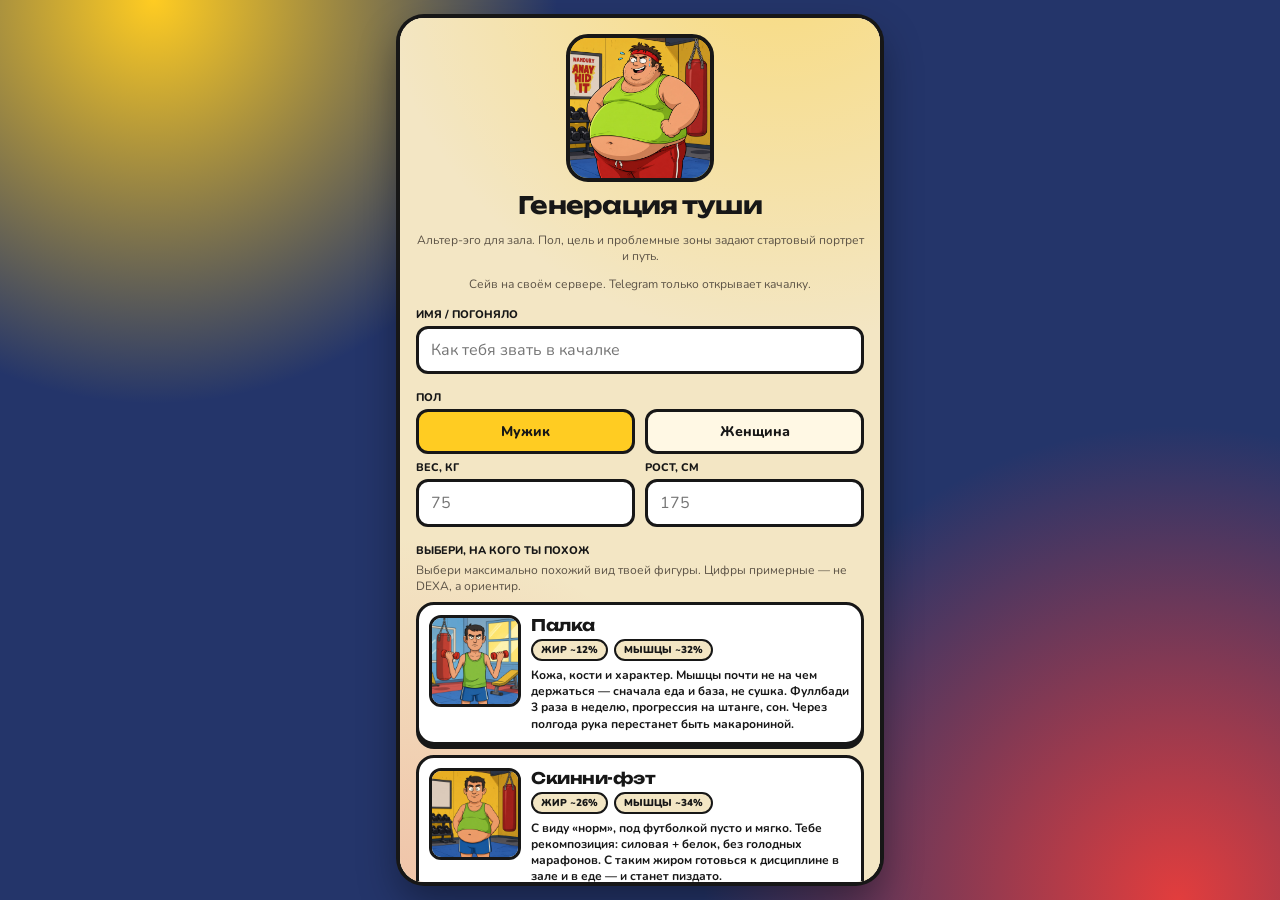
<file: index.html>
<!DOCTYPE html>
<html lang="ru">
<head>
  <meta charset="UTF-8" />
  <script>
  (function () {
    var p = location.pathname || "";
    if (p.length > 1 && p.charAt(p.length - 1) !== "/" && !/\.html$/i.test(p)) {
      location.replace(p + "/" + (location.search || "") + (location.hash || ""));
      return;
    }
    var base = "";
    if (location.protocol !== "file:") {
      if (/github\.io$/i.test(location.hostname)) base = "/gym-rpg/";
      else {
        base = p.replace(/[^/]+\.html$/i, "");
        if (!base || base.charAt(base.length - 1) !== "/") base += "/";
      }
    }
    window.GYM_BASE = base;
    if (base) {
      var el = document.createElement("base");
      el.href = base;
      document.head.appendChild(el);
    }
  })();
  </script>
  <meta name="viewport" content="width=device-width, initial-scale=1, viewport-fit=cover, maximum-scale=1, interactive-widget=overlays-content" />
  <meta http-equiv="Cache-Control" content="no-cache, no-store, must-revalidate" />
  <title>Gym RPG — Качалка</title>
  <meta name="theme-color" content="#ffcc22" />
  <script src="https://telegram.org/js/telegram-web-app.js"></script>
  <link rel="preconnect" href="https://fonts.googleapis.com" />
  <link rel="preconnect" href="https://fonts.gstatic.com" crossorigin />
  <link href="https://fonts.googleapis.com/css2?family=Nunito:wght@600;700;800;900&family=Unbounded:wght@700;800;900&display=swap" rel="stylesheet" />
  <link rel="stylesheet" href="css/style.css?v=50" />
</head>
<body>
<div id="boot-veil" class="boot-veil">Грузим героя…</div>
<div class="app">
  <div id="toast"></div>
  <div class="backdrop" id="backdrop"></div>

  <section id="screen-create" class="screen">
    <div class="create-wrap">
      <div class="create-hero"><img id="create-preview" src="assets/hero/m-start-beer.png" alt="" /></div>
      <h2 class="display" style="text-align:center;margin:0 0 6px">Генерация туши</h2>
      <p class="muted" style="text-align:center;margin-bottom:10px">Альтер-эго для зала. Пол, цель и проблемные зоны задают стартовый портрет и путь.</p>
      <p class="muted" id="cloud-status" style="text-align:center;margin-bottom:14px"></p>
      <label class="lbl">Имя / погоняло</label>
      <input class="field" id="char-name" placeholder="Как тебя звать в качалке" enterkeyhint="done" autocomplete="nickname" />
      <label class="lbl">Пол</label>
      <div class="row2">
        <button type="button" class="sex on" data-sex="m">Мужик</button>
        <button type="button" class="sex" data-sex="f">Женщина</button>
      </div>
      <div class="row2">
        <div class="grow">
          <label class="lbl">Вес, кг</label>
          <input class="field" id="char-weight" type="number" min="30" max="250" inputmode="decimal" enterkeyhint="done" placeholder="75" />
        </div>
        <div class="grow">
          <label class="lbl">Рост, см</label>
          <input class="field" id="char-height" type="number" min="120" max="230" inputmode="numeric" enterkeyhint="done" placeholder="175" />
        </div>
      </div>
      <label class="lbl">Выбери, на кого ты похож</label>
      <p class="muted" style="margin:0 0 8px">Выбери максимально похожий вид твоей фигуры. Цифры примерные — не DEXA, а ориентир.</p>
      <div class="body-carousel" id="body-carousel"></div>
      <label class="lbl">Тренировочный стаж</label>
      <div class="exp-chips" id="exp-chips"></div>
      <p class="exp-note" id="exp-note"></p>
      <label class="lbl">Цель</label>
      <select class="field" id="char-goal">
        <option value="gain">Стать машиной (набор)</option>
        <option value="lose">Просушиться (рельеф)</option>
        <option value="fit">Перестать задыхаться (тонус)</option>
      </select>
      <label class="lbl">Проблемные зоны (можно несколько)</label>
      <div class="zones">
        <button type="button" class="zone" data-zone="beer">Пивной живот</button>
        <button type="button" class="zone" data-zone="puzo">Пузико</button>
        <button type="button" class="zone" data-zone="butt">Обвисшая задница</button>
        <button type="button" class="zone" data-zone="arms">Руки-макаронины</button>
        <button type="button" class="zone" data-zone="legs">Куриные ножки</button>
        <button type="button" class="zone" data-zone="slouch">Сутулая псина</button>
        <button type="button" class="zone" data-zone="chest">Впалая грудь</button>
        <button type="button" class="zone" data-zone="neck">Третий подбородок</button>
      </div>
      <button class="btn" id="btn-create">Создать героя</button>
    </div>
  </section>

  <section id="screen-summary" class="screen">
    <div class="create-wrap" id="summary-wrap"></div>
  </section>

  <section id="screen-hero" class="screen">
    <div class="create-wrap" id="hero-screen-wrap"></div>
  </section>

  <section id="screen-app" class="screen">
    <header class="topbar" id="topbar" role="button" tabindex="0" aria-label="Открыть героя">
      <img class="hero-mini" id="top-hero" alt="Герой" />
      <div class="who">
        <b id="top-name">Герой</b>
        <span id="top-title">Ур. 1</span>
        <div class="xp-mini"><i id="top-xp"></i></div>
      </div>
    </header>
    <main>
      <div id="view-map" class="view on">
        <div class="map-scroll" id="world-scroll">
          <div class="world" id="world"></div>
        </div>
        <div class="map-cta">
          <button class="btn pink" id="btn-raid">В бой с текущим боссом</button>
        </div>
      </div>

      <div id="view-plans" class="view">
        <div class="pad">
          <h2 class="display" style="margin:0 0 4px;font-size:20px">Планы</h2>
          <p class="muted" style="margin:0 0 10px">Собери планы заранее. Перед боем выберешь план и день в шторке.</p>
          <div id="plans-list"></div>
          <div class="card compact">
            <h3>Новый план</h3>
            <input class="field" id="plan-name" placeholder="Название плана" enterkeyhint="done" />
            <textarea class="field" id="plan-desc" placeholder="Зачем этот план (необязательно)"></textarea>
            <button class="btn" id="btn-add-plan">Создать план</button>
            <button class="btn ghost" id="btn-template">Вставить шаблон «База»</button>
          </div>
          <div class="card compact" id="program-packs"></div>
        </div>
      </div>

      <div id="view-path" class="view">
        <div class="pad">
          <div class="seg" id="path-tabs">
            <button type="button" data-ptab="xp" class="on">Прокачка</button>
            <button type="button" data-ptab="kills">Трофеи</button>
          </div>
          <div id="path-root"></div>
        </div>
      </div>

      <div id="view-cal" class="view">
        <div class="pad">
          <div class="cal-head">
            <button class="btn tiny ghost" id="cal-prev">←</button>
            <h2 class="display" id="cal-label" style="margin:0;font-size:16px"></h2>
            <button class="btn tiny ghost" id="cal-next">→</button>
          </div>
          <div class="cal-grid" id="cal-grid"></div>
          <div id="cal-day-log" style="margin-top:12px"></div>
        </div>
      </div>

      <div id="view-log" class="view">
        <div class="pad">
          <h2 class="display" style="margin:0 0 8px;font-size:20px">Летопись</h2>
          <div id="history-list"></div>
        </div>
      </div>
    </main>
    <nav class="bottom-nav">
      <button type="button" data-view="map" class="on" aria-label="Карта">
        <svg viewBox="0 0 24 24" aria-hidden="true"><path d="M4 19c3-6 4-3 8-9 3 4 4 1 8 7" fill="none" stroke="currentColor" stroke-width="2.4" stroke-linecap="round"/><circle cx="7" cy="8" r="2.2" fill="currentColor"/><circle cx="17" cy="16" r="2.2" fill="currentColor"/></svg>
        <span>Карта</span>
      </button>
      <button type="button" data-view="plans" aria-label="Планы">
        <svg viewBox="0 0 24 24" aria-hidden="true"><rect x="5" y="3" width="14" height="18" rx="2.5" fill="none" stroke="currentColor" stroke-width="2.2"/><path d="M8 8h8M8 12h8M8 16h5" fill="none" stroke="currentColor" stroke-width="2.2" stroke-linecap="round"/></svg>
        <span>Планы</span>
      </button>
      <button type="button" data-view="path" aria-label="Путь">
        <svg viewBox="0 0 24 24" aria-hidden="true"><path d="M12 3l2.1 4.4 4.9.6-3.6 3.4.9 4.8L12 14.2 7.7 16.8l.9-4.8L5 8l4.9-.6z" fill="currentColor"/></svg>
        <span>Путь</span>
      </button>
      <button type="button" data-view="cal" aria-label="Календарь">
        <svg viewBox="0 0 24 24" aria-hidden="true"><rect x="4" y="5" width="16" height="15" rx="2.5" fill="none" stroke="currentColor" stroke-width="2.2"/><path d="M8 3v4M16 3v4M4 10h16" fill="none" stroke="currentColor" stroke-width="2.2" stroke-linecap="round"/></svg>
        <span>Календарь</span>
      </button>
      <button type="button" data-view="log" aria-label="Журнал">
        <svg viewBox="0 0 24 24" aria-hidden="true"><path d="M6 4h10a3 3 0 013 3v13H8a2 2 0 01-2-2V4z" fill="none" stroke="currentColor" stroke-width="2.2"/><path d="M9 9h7M9 13h7M9 17h4" fill="none" stroke="currentColor" stroke-width="2.2" stroke-linecap="round"/></svg>
        <span>Журнал</span>
      </button>
    </nav>
  </section>

  <section id="screen-battle" class="screen">
    <div class="arena" id="fpv">
      <div class="arena-hud">
        <div class="hp stamina"><i id="stamina-fill"></i><b id="stamina-text">100</b></div>
        <span class="deload-pill" id="deload-flag" hidden>Разгрузка</span>
        <button class="btn tiny ghost finish-raid" id="btn-finish" type="button">Завершить</button>
      </div>
      <div class="boss-stage" id="boss-hitbox">
        <img id="battle-boss" class="boss-fpv" alt="Босс" />
        <div class="blood-layer" id="blood-layer"></div>
        <div class="boss-inscribe" id="battle-boss-name"><span>Босс</span></div>
      </div>
      <div class="hp boss-hp"><i id="hp-fill"></i><b id="hp-text">0 / 0</b></div>
    </div>
    <div class="battle-dock">
      <p class="muted battle-meta" id="battle-day-meta"></p>
      <div class="deck-head">
        <button class="btn tiny ghost" id="deck-prev" type="button">‹</button>
        <div class="deck-dots" id="deck-dots"></div>
        <button class="btn tiny ghost" id="deck-next" type="button">›</button>
      </div>
      <div class="ex-deck" id="deck"></div>
      <div class="hit-bar">
        <button class="btn pink" id="btn-hit" type="button">Нанести урон</button>
      </div>
    </div>
  </section>

  <div class="sheet" id="sheet-finish">
    <div class="grab"></div>
    <h2 class="display" style="margin:0 0 8px;font-size:20px">Завершить рейд?</h2>
    <p>Вы уверены что нужно завершить рейд? Босс ещё может получить.</p>
    <button class="btn pink" id="btn-finish-yes">Уверен, ему хватит</button>
    <button class="btn ghost" id="btn-finish-no">Ещё добью</button>
  </div>

  <div class="modal" id="modal-results" style="max-height:86vh;overflow:auto">
    <h2 class="display" style="margin-top:0">Результаты рейда</h2>
    <div id="results-body"></div>
    <button class="btn lime" id="btn-results-ok">На карту</button>
  </div>

  <div class="sheet" id="sheet">
    <div class="grab"></div>
    <h2 class="display" style="margin:0 0 8px;font-size:20px">Стиль боя</h2>
    <p class="muted" id="sheet-boss"></p>
    <label class="lbl">План</label>
    <div id="sheet-plans"></div>
    <label class="lbl">День</label>
    <div id="sheet-days"></div>
    <label class="check"><input type="checkbox" id="sheet-deload" /> Разгрузочная тренировка (штраф за тот же вес выключен)</label>
    <button class="btn pink" id="btn-start-battle">Ворваться</button>
    <button class="btn ghost" id="btn-sheet-close">Струсить</button>
  </div>

  <div class="modal" id="modal-reward">
    <h2 class="display" id="reward-title" style="margin-top:0">Босс пал</h2>
    <p id="reward-body"></p>
    <button class="btn lime" id="btn-reward-ok">Отлично</button>
  </div>

  <div class="modal" id="modal-event">
    <h2 class="display" id="event-title" style="margin-top:0">Событие</h2>
    <p id="event-text"></p>
    <button class="btn" id="btn-event-ok">Принял</button>
  </div>

  <div class="modal" id="modal-day" style="max-height:86vh;overflow:auto">
    <h2 class="display" id="day-modal-title" style="margin-top:0">День</h2>
    <label class="lbl">Название дня</label>
    <input class="field" id="day-name" placeholder="Например: Жимный" enterkeyhint="done" />
    <label class="lbl">Описание дня</label>
    <textarea class="field" id="day-desc" placeholder="Зачем этот день"></textarea>
    <h3 class="day-sec">Упражнения</h3>
    <div id="day-ex-list"></div>
    <button class="btn ghost" id="btn-add-ex">+ Упражнение</button>
    <div class="flex" style="margin-top:10px">
      <button class="btn ghost" id="btn-day-cancel">Отмена</button>
      <button class="btn" id="btn-day-save">Сохранить</button>
    </div>
  </div>

  <div class="modal" id="modal-nudge">
    <h2 class="display" style="margin-top:0">Время качаться, соберись</h2>
    <blockquote class="quote" id="nudge-quote"></blockquote>
    <p class="quote-src" id="nudge-source"></p>
    <button class="btn lime" id="btn-nudge-ok">Я помню</button>
    <button class="btn ghost" id="btn-nudge-weak">Я слабый гой</button>
  </div>
</div>

<div id="kb-layer" class="kb-layer" aria-hidden="true">
  <div class="kb-sheet" id="kb-sheet">
    <div class="kb-sheet-head" id="kb-sheet-head"></div>
    <div class="kb-sheet-body" id="kb-sheet-body">
      <div id="kb-proxy"></div>
      <div id="kb-hit" hidden>
        <div class="row2">
          <input class="field" id="hit-w" type="text" inputmode="text" enterkeyhint="next" placeholder="Вес, кг · 20+20" />
          <input class="field" id="hit-r" type="text" inputmode="text" enterkeyhint="go" placeholder="Повторы · 8+2" />
        </div>
        <label class="check" id="hit-bw-wrap" hidden>
          <input type="checkbox" id="hit-bw" /> Со своим весом
        </label>
        <button class="btn pink" id="btn-hit-go" type="button">Нанести урон</button>
      </div>
    </div>
  </div>
  <button type="button" class="kb-veil" id="kb-veil" tabindex="-1" aria-label="Закрыть клавиатуру"></button>
</div>

<script src="js/data.js?v=50"></script>
<script src="js/tg.js?v=50"></script>
<script src="js/net.js?v=50"></script>
<script src="js/app.js?v=50"></script>
</body>
</html>
</file>
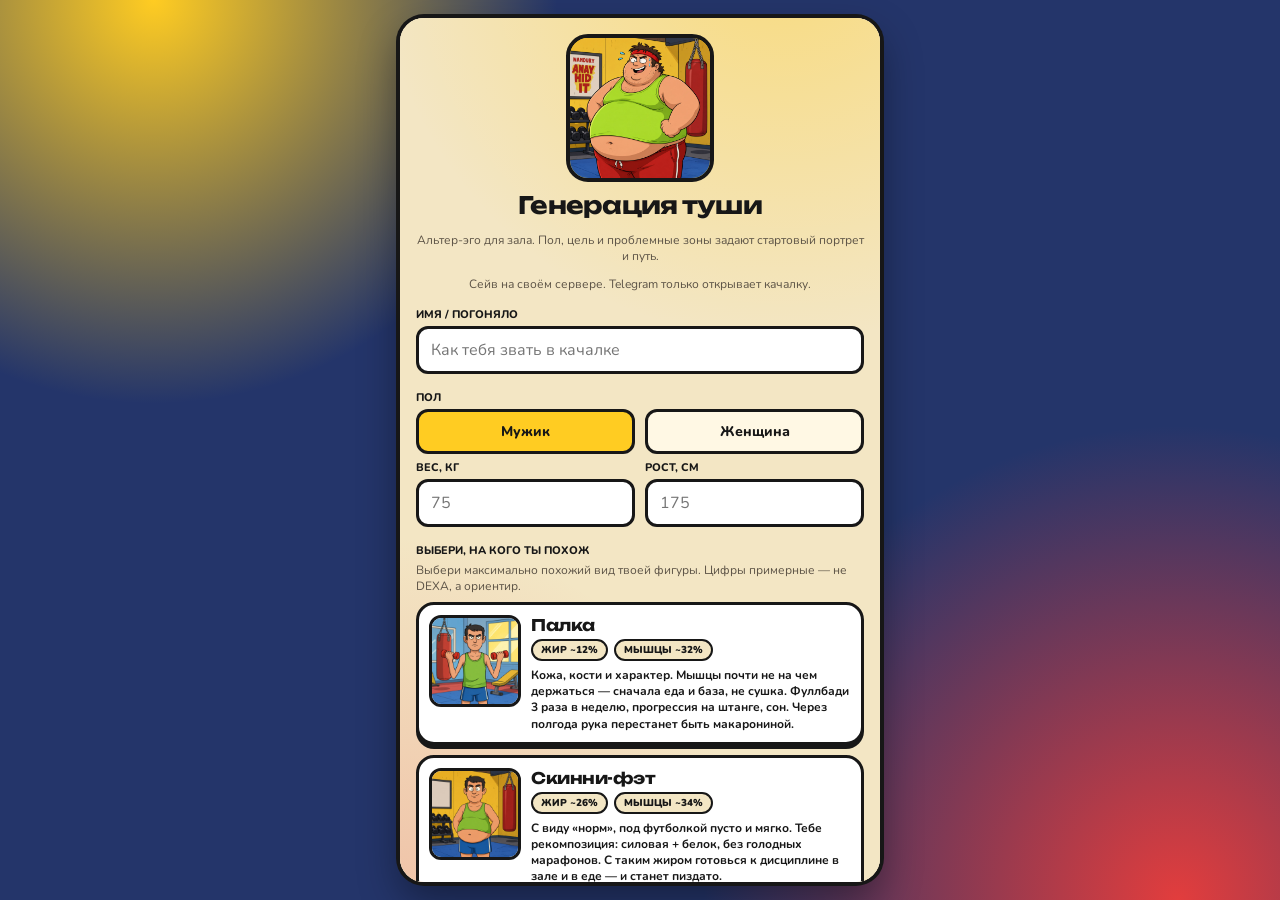
<file: p43.html>
<!DOCTYPE html>
<html lang="ru">
<head>
  <meta charset="UTF-8" />
  <script>
  (function () {
    var p = location.pathname || "";
    if (p.length > 1 && p.charAt(p.length - 1) !== "/" && !/\.html$/i.test(p)) {
      location.replace(p + "/" + (location.search || "") + (location.hash || ""));
      return;
    }
    var base = "";
    if (location.protocol !== "file:") {
      if (/github\.io$/i.test(location.hostname)) base = "/gym-rpg/";
      else {
        base = p.replace(/[^/]+\.html$/i, "");
        if (!base || base.charAt(base.length - 1) !== "/") base += "/";
      }
    }
    window.GYM_BASE = base;
    if (base) {
      var el = document.createElement("base");
      el.href = base;
      document.head.appendChild(el);
    }
  })();
  </script>
  <meta name="viewport" content="width=device-width, initial-scale=1, viewport-fit=cover, maximum-scale=1, interactive-widget=overlays-content" />
  <meta http-equiv="Cache-Control" content="no-cache, no-store, must-revalidate" />
  <title>Gym RPG — Качалка</title>
  <meta name="theme-color" content="#ffcc22" />
  <script src="https://telegram.org/js/telegram-web-app.js"></script>
  <link rel="preconnect" href="https://fonts.googleapis.com" />
  <link rel="preconnect" href="https://fonts.gstatic.com" crossorigin />
  <link href="https://fonts.googleapis.com/css2?family=Nunito:wght@600;700;800;900&family=Unbounded:wght@700;800;900&display=swap" rel="stylesheet" />
  <link rel="stylesheet" href="css/style.css?v=40" />
</head>
<body>
<div id="boot-veil" class="boot-veil">Грузим героя…</div>
<div class="app">
  <div id="toast"></div>
  <div class="backdrop" id="backdrop"></div>

  <section id="screen-create" class="screen">
    <div class="create-wrap">
      <div class="create-hero"><img id="create-preview" src="assets/hero/m-start-beer.png" alt="" /></div>
      <h2 class="display" style="text-align:center;margin:0 0 6px">Генерация туши</h2>
      <p class="muted" style="text-align:center;margin-bottom:10px">Альтер-эго для зала. Пол, цель и проблемные зоны задают стартовый портрет и путь.</p>
      <p class="muted" id="cloud-status" style="text-align:center;margin-bottom:14px"></p>
      <label class="lbl">Имя / погоняло</label>
      <input class="field" id="char-name" placeholder="Как тебя звать в качалке" enterkeyhint="done" autocomplete="nickname" />
      <label class="lbl">Пол</label>
      <div class="row2">
        <button type="button" class="sex on" data-sex="m">Мужик</button>
        <button type="button" class="sex" data-sex="f">Женщина</button>
      </div>
      <div class="row2">
        <div class="grow">
          <label class="lbl">Вес, кг</label>
          <input class="field" id="char-weight" type="number" min="30" max="250" inputmode="decimal" enterkeyhint="done" placeholder="75" />
        </div>
        <div class="grow">
          <label class="lbl">Рост, см</label>
          <input class="field" id="char-height" type="number" min="120" max="230" inputmode="numeric" enterkeyhint="done" placeholder="175" />
        </div>
      </div>
      <label class="lbl">Выбери, на кого ты похож</label>
      <p class="muted" style="margin:0 0 8px">Выбери максимально похожий вид твоей фигуры. Цифры примерные — не DEXA, а ориентир.</p>
      <div class="body-carousel" id="body-carousel"></div>
      <label class="lbl">Тренировочный стаж</label>
      <div class="exp-chips" id="exp-chips"></div>
      <p class="exp-note" id="exp-note"></p>
      <label class="lbl">Цель</label>
      <select class="field" id="char-goal">
        <option value="gain">Стать машиной (набор)</option>
        <option value="lose">Просушиться (рельеф)</option>
        <option value="fit">Перестать задыхаться (тонус)</option>
      </select>
      <label class="lbl">Проблемные зоны (можно несколько)</label>
      <div class="zones">
        <button type="button" class="zone" data-zone="beer">Пивной живот</button>
        <button type="button" class="zone" data-zone="puzo">Пузико</button>
        <button type="button" class="zone" data-zone="butt">Обвисшая задница</button>
        <button type="button" class="zone" data-zone="arms">Руки-макаронины</button>
        <button type="button" class="zone" data-zone="legs">Куриные ножки</button>
        <button type="button" class="zone" data-zone="slouch">Сутулая псина</button>
        <button type="button" class="zone" data-zone="chest">Впалая грудь</button>
        <button type="button" class="zone" data-zone="neck">Третий подбородок</button>
      </div>
      <button class="btn" id="btn-create">Создать героя</button>
    </div>
  </section>

  <section id="screen-summary" class="screen">
    <div class="create-wrap" id="summary-wrap"></div>
  </section>

  <section id="screen-hero" class="screen">
    <div class="create-wrap" id="hero-screen-wrap"></div>
  </section>

  <section id="screen-app" class="screen">
    <header class="topbar" id="topbar" role="button" tabindex="0" aria-label="Открыть героя">
      <img class="hero-mini" id="top-hero" alt="Герой" />
      <div class="who">
        <b id="top-name">Герой</b>
        <span id="top-title">Ур. 1</span>
        <div class="xp-mini"><i id="top-xp"></i></div>
      </div>
    </header>
    <main>
      <div id="view-map" class="view on">
        <div class="map-scroll" id="world-scroll">
          <div class="world" id="world"></div>
        </div>
        <div class="map-cta">
          <button class="btn pink" id="btn-raid">В бой с текущим боссом</button>
        </div>
      </div>

      <div id="view-plans" class="view">
        <div class="pad">
          <h2 class="display" style="margin:0 0 4px;font-size:20px">Планы</h2>
          <p class="muted" style="margin:0 0 10px">Собери планы заранее. Перед боем выберешь план и день в шторке.</p>
          <div id="plans-list"></div>
          <div class="card compact">
            <h3>Новый план</h3>
            <input class="field" id="plan-name" placeholder="Название плана" enterkeyhint="done" />
            <textarea class="field" id="plan-desc" placeholder="Зачем этот план (необязательно)"></textarea>
            <button class="btn" id="btn-add-plan">Создать план</button>
            <button class="btn ghost" id="btn-template">Вставить шаблон «База»</button>
          </div>
          <div class="card compact" id="program-packs"></div>
        </div>
      </div>

      <div id="view-path" class="view">
        <div class="pad">
          <div class="seg" id="path-tabs">
            <button type="button" data-ptab="xp" class="on">Прокачка</button>
            <button type="button" data-ptab="kills">Трофеи</button>
          </div>
          <div id="path-root"></div>
        </div>
      </div>

      <div id="view-cal" class="view">
        <div class="pad">
          <div class="cal-head">
            <button class="btn tiny ghost" id="cal-prev">←</button>
            <h2 class="display" id="cal-label" style="margin:0;font-size:16px"></h2>
            <button class="btn tiny ghost" id="cal-next">→</button>
          </div>
          <div class="cal-grid" id="cal-grid"></div>
          <div id="cal-day-log" style="margin-top:12px"></div>
        </div>
      </div>

      <div id="view-log" class="view">
        <div class="pad">
          <h2 class="display" style="margin:0 0 8px;font-size:20px">Летопись</h2>
          <div id="history-list"></div>
        </div>
      </div>
    </main>
    <nav class="bottom-nav">
      <button type="button" data-view="map" class="on" aria-label="Карта">
        <svg viewBox="0 0 24 24" aria-hidden="true"><path d="M4 19c3-6 4-3 8-9 3 4 4 1 8 7" fill="none" stroke="currentColor" stroke-width="2.4" stroke-linecap="round"/><circle cx="7" cy="8" r="2.2" fill="currentColor"/><circle cx="17" cy="16" r="2.2" fill="currentColor"/></svg>
        <span>Карта</span>
      </button>
      <button type="button" data-view="plans" aria-label="Планы">
        <svg viewBox="0 0 24 24" aria-hidden="true"><rect x="5" y="3" width="14" height="18" rx="2.5" fill="none" stroke="currentColor" stroke-width="2.2"/><path d="M8 8h8M8 12h8M8 16h5" fill="none" stroke="currentColor" stroke-width="2.2" stroke-linecap="round"/></svg>
        <span>Планы</span>
      </button>
      <button type="button" data-view="path" aria-label="Путь">
        <svg viewBox="0 0 24 24" aria-hidden="true"><path d="M12 3l2.1 4.4 4.9.6-3.6 3.4.9 4.8L12 14.2 7.7 16.8l.9-4.8L5 8l4.9-.6z" fill="currentColor"/></svg>
        <span>Путь</span>
      </button>
      <button type="button" data-view="cal" aria-label="Календарь">
        <svg viewBox="0 0 24 24" aria-hidden="true"><rect x="4" y="5" width="16" height="15" rx="2.5" fill="none" stroke="currentColor" stroke-width="2.2"/><path d="M8 3v4M16 3v4M4 10h16" fill="none" stroke="currentColor" stroke-width="2.2" stroke-linecap="round"/></svg>
        <span>Календарь</span>
      </button>
      <button type="button" data-view="log" aria-label="Журнал">
        <svg viewBox="0 0 24 24" aria-hidden="true"><path d="M6 4h10a3 3 0 013 3v13H8a2 2 0 01-2-2V4z" fill="none" stroke="currentColor" stroke-width="2.2"/><path d="M9 9h7M9 13h7M9 17h4" fill="none" stroke="currentColor" stroke-width="2.2" stroke-linecap="round"/></svg>
        <span>Журнал</span>
      </button>
    </nav>
  </section>

  <section id="screen-battle" class="screen">
    <div class="arena" id="fpv">
      <div class="arena-hud">
        <div class="hp stamina"><i id="stamina-fill"></i><b id="stamina-text">100</b></div>
        <span class="deload-pill" id="deload-flag" hidden>Разгрузка</span>
        <button class="btn tiny ghost finish-raid" id="btn-finish" type="button">Завершить</button>
      </div>
      <div class="boss-stage" id="boss-hitbox">
        <img id="battle-boss" class="boss-fpv" alt="Босс" />
        <div class="blood-layer" id="blood-layer"></div>
        <div class="boss-inscribe" id="battle-boss-name"><span>Босс</span></div>
      </div>
      <div class="hp boss-hp"><i id="hp-fill"></i><b id="hp-text">0 / 0</b></div>
    </div>
    <div class="battle-dock">
      <p class="muted battle-meta" id="battle-day-meta"></p>
      <div class="deck-head">
        <button class="btn tiny ghost" id="deck-prev" type="button">‹</button>
        <div class="deck-dots" id="deck-dots"></div>
        <button class="btn tiny ghost" id="deck-next" type="button">›</button>
      </div>
      <div class="ex-deck" id="deck"></div>
      <div class="hit-bar">
        <button class="btn pink" id="btn-hit" type="button">Нанести урон</button>
      </div>
    </div>
  </section>

  <div class="sheet" id="sheet-finish">
    <div class="grab"></div>
    <h2 class="display" style="margin:0 0 8px;font-size:20px">Завершить рейд?</h2>
    <p>Вы уверены что нужно завершить рейд? Босс ещё может получить.</p>
    <button class="btn pink" id="btn-finish-yes">Уверен, ему хватит</button>
    <button class="btn ghost" id="btn-finish-no">Ещё добью</button>
  </div>

  <div class="modal" id="modal-results" style="max-height:86vh;overflow:auto">
    <h2 class="display" style="margin-top:0">Результаты рейда</h2>
    <div id="results-body"></div>
    <button class="btn lime" id="btn-results-ok">На карту</button>
  </div>

  <div class="sheet" id="sheet">
    <div class="grab"></div>
    <h2 class="display" style="margin:0 0 8px;font-size:20px">Стиль боя</h2>
    <p class="muted" id="sheet-boss"></p>
    <label class="lbl">План</label>
    <div id="sheet-plans"></div>
    <label class="lbl">День</label>
    <div id="sheet-days"></div>
    <label class="check"><input type="checkbox" id="sheet-deload" /> Разгрузочная тренировка (штраф за тот же вес выключен)</label>
    <button class="btn pink" id="btn-start-battle">Ворваться</button>
    <button class="btn ghost" id="btn-sheet-close">Струсить</button>
  </div>

  <div class="modal" id="modal-reward">
    <h2 class="display" id="reward-title" style="margin-top:0">Босс пал</h2>
    <p id="reward-body"></p>
    <button class="btn lime" id="btn-reward-ok">Отлично</button>
  </div>

  <div class="modal" id="modal-event">
    <h2 class="display" id="event-title" style="margin-top:0">Событие</h2>
    <p id="event-text"></p>
    <button class="btn" id="btn-event-ok">Принял</button>
  </div>

  <div class="modal" id="modal-day" style="max-height:86vh;overflow:auto">
    <h2 class="display" id="day-modal-title" style="margin-top:0">День</h2>
    <label class="lbl">Название дня</label>
    <input class="field" id="day-name" placeholder="Например: Жимный" enterkeyhint="done" />
    <label class="lbl">Описание дня</label>
    <textarea class="field" id="day-desc" placeholder="Зачем этот день"></textarea>
    <h3 class="day-sec">Упражнения</h3>
    <div id="day-ex-list"></div>
    <button class="btn ghost" id="btn-add-ex">+ Упражнение</button>
    <div class="flex" style="margin-top:10px">
      <button class="btn ghost" id="btn-day-cancel">Отмена</button>
      <button class="btn" id="btn-day-save">Сохранить</button>
    </div>
  </div>

  <div class="modal" id="modal-nudge">
    <h2 class="display" style="margin-top:0">Время качаться, соберись</h2>
    <blockquote class="quote" id="nudge-quote"></blockquote>
    <p class="quote-src" id="nudge-source"></p>
    <button class="btn lime" id="btn-nudge-ok">Я помню</button>
    <button class="btn ghost" id="btn-nudge-weak">Я слабый гой</button>
  </div>
</div>

<div id="kb-layer" class="kb-layer" aria-hidden="true">
  <div class="kb-sheet" id="kb-sheet">
    <div class="kb-sheet-head" id="kb-sheet-head"></div>
    <div class="kb-sheet-body" id="kb-sheet-body">
      <div id="kb-proxy"></div>
      <div id="kb-hit" hidden>
        <div class="row2">
          <input class="field" id="hit-w" type="text" inputmode="text" enterkeyhint="next" placeholder="Вес, кг · 20+20" />
          <input class="field" id="hit-r" type="text" inputmode="text" enterkeyhint="go" placeholder="Повторы · 8+2" />
        </div>
        <label class="check" id="hit-bw-wrap" hidden>
          <input type="checkbox" id="hit-bw" /> Со своим весом
        </label>
        <button class="btn pink" id="btn-hit-go" type="button">Нанести урон</button>
      </div>
    </div>
  </div>
  <button type="button" class="kb-veil" id="kb-veil" tabindex="-1" aria-label="Закрыть клавиатуру"></button>
</div>

<script src="js/data.js?v=43"></script>
<script src="js/tg.js?v=43"></script>
<script src="js/purge.js?v=43"></script>
<script src="js/net.js?v=43"></script>
<script src="js/app.js?v=43"></script>
</body>
</html>
</file>
<file: css/style.css>
:root {
  --ink: #171717;
  --ink-soft: #5c5346;
  --paper: #f3e6c4;
  --paper-2: #fff8e4;
  --gold: #ffcc22;
  --gold-2: #ff9900;
  --crimson: #e23d3d;
  --cyan: #3d8fff;
  --lime: #c4f04a;
  --navy: #2a4a9a;
  --ok: #2f9e44;
  --shadow: #171717;
  --nav-h: 70px;
  --top-h: 56px;
  --tg-safe-t: 0px;
  --tg-safe-b: 0px;
  --safe-t: max(env(safe-area-inset-top, 0px), var(--tg-safe-t));
  --safe-b: max(env(safe-area-inset-bottom, 0px), var(--tg-safe-b));
  --app-h: 100dvh;
  --vv-top: 0px;
  --kb: 0px;
}

* { box-sizing: border-box; }

html, body {
  margin: 0;
  width: 100%;
  height: 100%;
  overflow: hidden;
  background: #1a2748;
  color: var(--ink);
  font-family: "Nunito", "Segoe UI", Tahoma, sans-serif;
  overscroll-behavior: none;
}

body {
  display: flex;
  justify-content: center;
  align-items: stretch;
  min-height: var(--app-h, 100dvh);
  height: var(--app-h, 100dvh);
  background:
    radial-gradient(circle at 12% 0%, #ffcc22 0%, transparent 28%),
    radial-gradient(circle at 92% 100%, #e23d3d 0%, transparent 32%),
    #24356a;
}

.app {
  width: 100%;
  max-width: 480px;
  height: var(--app-h, 100dvh);
  max-height: var(--app-h, 100dvh);
  background: var(--navy);
  position: relative;
  overflow: hidden;
  box-shadow: 0 0 0 4px #171717, 0 18px 40px rgba(0,0,0,.4);
}

@media (max-width: 519px) {
  html, body {
    position: fixed;
    left: 0;
    right: 0;
    top: var(--vv-top, 0px);
    width: 100%;
    height: var(--app-h, 100dvh);
  }
  .app {
    max-width: none;
    height: 100%;
    max-height: none;
    box-shadow: none;
  }
}

@media (min-width: 520px) {
  html, body { position: relative; height: 100%; min-height: 100%; overflow: auto; }
  body { padding: 18px 0; align-items: center; }
  .app {
    height: min(calc(100dvh - 36px), 920px);
    max-height: calc(100dvh - 36px);
    min-height: 0;
    border-radius: 24px;
    background: var(--paper);
  }
}

html.tg-app, html.tg-app body {
  position: fixed;
  left: 0;
  right: 0;
  top: 0;
  width: 100%;
  height: var(--app-h, 100dvh);
  overflow: hidden;
}
html.tg-app body { padding: 0; align-items: stretch; }
html.tg-app .app {
  max-width: none;
  width: 100%;
  height: 100%;
  max-height: none;
  min-height: 0;
  border-radius: 0;
  box-shadow: none;
}

.boot-veil {
  position: fixed;
  inset: 0;
  z-index: 9999;
  display: flex;
  align-items: center;
  justify-content: center;
  background: #1a2748;
  color: var(--gold);
  font-family: "Unbounded", "Trebuchet MS", sans-serif;
  font-weight: 800;
  font-size: 18px;
}
html.boot-done .boot-veil { display: none; }

h1, h2, h3, .display {
  font-family: "Unbounded", "Trebuchet MS", sans-serif;
  letter-spacing: -0.03em;
}

button, input, select, textarea {
  font-family: inherit;
  touch-action: manipulation;
}

.screen { display: none; height: 100%; }
.screen.on { display: flex; flex-direction: column; height: 100%; min-height: 0; }

#screen-create, #screen-summary, #screen-hero {
  overflow: hidden;
  background: var(--paper);
}
#screen-create .create-wrap,
#screen-summary .create-wrap,
#screen-hero .create-wrap {
  flex: 1;
  min-height: 0;
  overflow-x: hidden;
  overflow-y: auto;
  -webkit-overflow-scrolling: touch;
  overscroll-behavior: contain;
  touch-action: pan-y;
  padding: max(16px, var(--safe-t)) 16px max(28px, var(--safe-b));
}
#screen-app { height: 100%; min-height: 0; overflow: hidden; background: var(--navy); }
#screen-app main {
  flex: 1;
  min-height: 0;
  overflow: hidden;
}
#view-plans, #view-path, #view-cal, #view-log {
  height: 100%;
  overflow: auto;
  -webkit-overflow-scrolling: touch;
  background: var(--paper);
  scroll-padding: 20px 12px 80px;
}

.view { display: none; }
.view.on { display: block; }

.btn {
  width: 100%;
  border: 3px solid var(--ink);
  background: var(--gold);
  color: var(--ink);
  font-weight: 900;
  font-size: 14px;
  padding: 12px 14px;
  min-height: 44px;
  border-radius: 14px;
  cursor: pointer;
  box-shadow: 0 4px 0 var(--ink);
  text-transform: uppercase;
  letter-spacing: 0.04em;
}
.btn:active { transform: translateY(2px); box-shadow: 0 2px 0 var(--ink); }
.btn[disabled] { opacity: 0.5; pointer-events: none; box-shadow: 0 4px 0 var(--ink); transform: none; }
.btn + .btn { margin-top: 10px; }
.flex > .btn + .btn,
.row2 > .btn + .btn,
.deck-head > .btn + .btn { margin-top: 0; }
.btn.pink { background: var(--crimson); color: #fff; }
.btn.cyan { background: var(--cyan); color: #fff; }
.btn.lime { background: var(--lime); color: var(--ink); }
.btn.ghost {
  background: var(--paper-2);
  color: var(--ink);
}
.btn.tiny {
  width: auto;
  padding: 6px 10px;
  min-height: 36px;
  font-size: 11px;
  border-radius: 10px;
  box-shadow: 0 3px 0 var(--ink);
}

.field {
  width: 100%;
  border: 3px solid var(--ink);
  background: #fff;
  border-radius: 12px;
  padding: 10px 12px;
  font-size: 16px;
  margin-bottom: 10px;
  color: var(--ink);
  scroll-margin: 28px;
  scroll-margin-bottom: 96px;
}
.field:focus, textarea.field:focus, select.field:focus {
  outline: none;
  box-shadow: 0 0 0 3px var(--gold), 0 4px 0 var(--ink);
}
textarea.field { min-height: 64px; resize: vertical; }
label.lbl {
  display: block;
  font-weight: 800;
  font-size: 11px;
  text-transform: uppercase;
  margin: 6px 0 4px;
}

.check {
  display: flex;
  align-items: center;
  gap: 10px;
  font-weight: 800;
  margin: 8px 0;
  user-select: none;
}
.check[hidden], [hidden] { display: none !important; }
.check input { width: 20px; height: 20px; accent-color: var(--gold-2); }

.create-wrap {
  padding: 20px 18px 32px;
  overflow: auto;
  -webkit-overflow-scrolling: touch;
  overscroll-behavior: contain;
  background:
    radial-gradient(circle at 80% -10%, rgba(255,204,34,.45) 0%, transparent 40%),
    radial-gradient(circle at 0% 100%, rgba(226,61,61,.2) 0%, transparent 35%),
    var(--paper);
}
.create-hero {
  display: flex;
  justify-content: center;
  margin-bottom: 8px;
}
.create-hero img {
  width: 148px;
  height: 148px;
  object-fit: contain;
  border-radius: 22px;
  border: 4px solid var(--ink);
  background: var(--gold);
}
.row2 { display: flex; gap: 10px; }

.topbar {
  flex: 0 0 auto;
  flex-shrink: 0;
  min-height: var(--top-h);
  display: flex;
  align-items: center;
  gap: 10px;
  padding: calc(10px + var(--safe-t)) 12px 10px;
  background: var(--gold);
  border-bottom: 4px solid var(--ink);
  position: relative;
  z-index: 4;
  overflow: visible;
  cursor: pointer;
}
.topbar img.hero-mini {
  width: 38px;
  height: 38px;
  object-fit: contain;
  border-radius: 12px;
  border: 3px solid var(--ink);
  background: #fff;
  cursor: pointer;
}
.topbar .who { flex: 1; min-width: 0; }
.topbar .who b {
  display: block;
  font-size: 13px;
  line-height: 1.1;
  white-space: nowrap;
  overflow: hidden;
  text-overflow: ellipsis;
}
.topbar .who span { font-size: 10px; font-weight: 800; opacity: 0.75; }
.xp-mini {
  height: 8px;
  background: #171717;
  border: 2px solid var(--ink);
  border-radius: 99px;
  overflow: hidden;
  margin-top: 3px;
}
.xp-mini i {
  display: block;
  height: 100%;
  background: var(--cyan);
  width: 0%;
}

.bottom-nav {
  flex: 0 0 auto;
  flex-shrink: 0;
  display: flex;
  align-items: center;
  justify-content: space-between;
  gap: 4px;
  width: 100%;
  padding: 8px 8px max(10px, var(--safe-b));
  margin: 0;
  border-radius: 28px 28px 0 0;
  background: linear-gradient(180deg, #ffe27a 0%, #ffcc22 32%, #f0a010 78%, #e08900 100%);
  border-top: 4px solid var(--ink);
  box-shadow:
    inset 0 4px 0 rgba(255,255,255,.38),
    inset 0 -3px 0 rgba(120, 50, 0, .22);
  z-index: 8;
}
.bottom-nav button {
  flex: 1 1 0;
  min-width: 44px;
  max-width: 56px;
  min-height: 46px;
  height: 46px;
  padding: 0;
  border: 3px solid transparent;
  background: transparent;
  color: #fff4d6;
  cursor: pointer;
  border-radius: 99px;
  display: flex;
  flex-direction: row;
  align-items: center;
  justify-content: center;
  gap: 0;
  box-shadow: none;
  font-family: "Unbounded", "Nunito", sans-serif;
  filter: drop-shadow(0 1px 0 rgba(90, 40, 0, .35));
}
.bottom-nav button svg {
  width: 22px;
  height: 22px;
  display: block;
  flex-shrink: 0;
}
.bottom-nav button span {
  max-width: 0;
  margin: 0;
  opacity: 0;
  overflow: hidden;
  white-space: nowrap;
  font-size: 10px;
  font-weight: 900;
  letter-spacing: 0.04em;
  text-transform: uppercase;
  pointer-events: none;
  transition: max-width 0.22s ease, opacity 0.16s ease, margin 0.22s ease;
}
.bottom-nav button.on {
  flex: 1.7 1 auto;
  max-width: none;
  min-width: 118px;
  padding: 0 12px;
  color: #fff6d6;
  background: linear-gradient(180deg, #8a4a1c 0%, #5a2c10 55%, #3d1a08 100%);
  border: 3px solid var(--ink);
  box-shadow: inset 0 3px 0 rgba(255,255,255,.16), 0 3px 0 #2a1408;
  filter: none;
}
.bottom-nav button.on span {
  max-width: 110px;
  opacity: 1;
  margin-left: 7px;
}
.bottom-nav button:active { transform: translateY(1px); }

#view-map {
  height: 100%;
  flex-direction: column;
  overflow: hidden;
}
#view-map.on { display: flex; }
.map-scroll {
  flex: 1;
  min-height: 0;
  overflow-x: hidden;
  overflow-y: auto;
  -webkit-overflow-scrolling: touch;
  overscroll-behavior: contain;
  touch-action: pan-y;
  background:
    radial-gradient(ellipse 90% 42% at 50% -8%, rgba(255, 204, 34, .28), transparent 55%),
    radial-gradient(ellipse 70% 50% at 100% 80%, rgba(226, 61, 61, .14), transparent 50%),
    linear-gradient(180deg, #5b8eef 0%, #2f56c4 34%, #24356a 68%, #162044 100%);
  scrollbar-width: none;
}
.map-scroll::-webkit-scrollbar { width: 0; display: none; }
.world {
  position: relative;
  width: 100%;
  min-height: 100%;
  overflow: hidden;
}
.world svg.map-art {
  position: absolute;
  left: 0;
  top: 0;
  width: 100%;
  height: 100%;
  pointer-events: none;
  overflow: visible;
}
.boss-node {
  position: absolute;
  width: 136px;
  transform: translate(-50%, -50%);
  text-align: center;
  z-index: 2;
}
.boss-node .pedestal {
  width: 86px;
  height: 86px;
  margin: 0 auto;
  border-radius: 22px;
  border: 4px solid var(--ink);
  background: #fff3c2;
  overflow: hidden;
  box-shadow: 0 5px 0 var(--ink);
  position: relative;
}
.boss-node img {
  width: 100%;
  height: 100%;
  object-fit: cover;
  object-position: center 18%;
}
.boss-node.locked .pedestal { filter: grayscale(1) brightness(0.6); }
.boss-node.done .pedestal { box-shadow: 0 5px 0 var(--ink), 0 0 0 4px var(--lime); }
.boss-node.current .pedestal {
  box-shadow: 0 5px 0 var(--ink), 0 0 0 4px var(--crimson);
  animation: pulse 1.4s ease-in-out infinite;
}
.boss-node .lock {
  position: absolute;
  inset: 0;
  display: flex;
  align-items: center;
  justify-content: center;
  font-size: 26px;
  background: rgba(0,0,0,.28);
}
.boss-node.done .lock, .boss-node.current .lock { display: none; }
.boss-node .loc-banner {
  margin: 5px auto 0;
  display: inline-flex;
  align-items: center;
  gap: 4px;
  max-width: 100%;
  background: #fff;
  border: 3px solid var(--ink);
  border-radius: 8px;
  padding: 2px 6px 2px 3px;
  font-size: 9px;
  font-weight: 900;
  line-height: 1.15;
  text-transform: uppercase;
}
.boss-node .loc-banner i {
  width: 12px;
  height: 12px;
  border-radius: 4px;
  background: var(--crimson);
  flex-shrink: 0;
}
.boss-node .nm {
  margin-top: 3px;
  font-size: 11px;
  font-weight: 900;
  line-height: 1.15;
  color: var(--ink);
  background: var(--lime);
  border: 3px solid var(--ink);
  border-radius: 8px;
  padding: 3px 5px;
  transform: skewX(-8deg);
}
.boss-node .nm span { display: block; transform: skewX(8deg); }
.player-pin {
  position: absolute;
  width: 54px;
  z-index: 3;
  transform: translate(-50%, -50%);
  filter: drop-shadow(0 6px 0 rgba(23,23,23,.25));
  animation: bob 2s ease-in-out infinite;
}
.player-pin img {
  width: 58px;
  height: 58px;
  object-fit: contain;
  border-radius: 16px;
  border: 4px solid var(--ink);
  background: var(--gold);
}
.player-pin b {
  display: block;
  text-align: center;
  font-size: 10px;
  background: var(--crimson);
  color: #fff;
  border: 3px solid var(--ink);
  border-radius: 99px;
  margin-top: -8px;
  position: relative;
}

@keyframes pulse { 50% { transform: scale(1.05); } }
@keyframes bob { 50% { transform: translate(-50%, calc(-50% - 8px)); } }

.map-cta {
  flex: 0 0 auto;
  padding: 8px 12px 10px;
  background: var(--paper);
  border-top: 3px solid var(--ink);
}

.pad { padding: 12px 14px 18px; }
.card {
  background: var(--paper-2);
  border: 3px solid var(--ink);
  border-radius: 16px;
  padding: 10px 12px;
  margin-bottom: 8px;
  box-shadow: 0 4px 0 var(--ink);
}
.card.compact { padding: 10px; }
.card h3 { margin: 0 0 4px; font-size: 14px; overflow-wrap: anywhere; }
.muted { color: var(--ink-soft); font-size: 12px; line-height: 1.35; overflow-wrap: anywhere; }
.grow { min-width: 0; }
.plan-head {
  display: flex;
  align-items: flex-start;
  gap: 8px;
}
.plan-desc {
  overflow-wrap: anywhere;
  word-break: break-word;
}
.plan-tools {
  flex: 0 0 auto;
  display: flex;
  gap: 6px;
  align-items: flex-start;
}
.plan-tools > .btn + .btn { margin-top: 0; }
.plan-chevron {
  width: 36px;
  min-width: 36px;
  padding: 0;
  display: flex;
  align-items: center;
  justify-content: center;
}
.plan-chevron svg {
  width: 18px;
  height: 18px;
  display: block;
  transition: transform 0.18s ease;
}
.plan-chevron.open svg { transform: rotate(180deg); }
.plan-card.shut .plan-body { display: none; }
#program-packs.card { margin-top: 4px; }
#program-packs .pack-card:last-child { margin-bottom: 0; }
.tag {
  display: inline-block;
  background: var(--navy);
  color: #fff;
  border: 2px solid var(--ink);
  border-radius: 99px;
  padding: 2px 8px;
  font-size: 11px;
  font-weight: 800;
}
.kill-chip {
  display: inline-block;
  background: #171717;
  color: var(--lime);
  border: 3px solid var(--ink);
  border-radius: 10px;
  padding: 6px 10px;
  font-size: 12px;
  font-weight: 900;
}

.path-hero {
  display: flex;
  gap: 10px;
  align-items: center;
}
.path-hero img {
  width: 76px;
  height: 76px;
  object-fit: contain;
  border-radius: 18px;
  border: 3px solid var(--ink);
  background: var(--gold);
}
.xp-bar {
  height: 16px;
  border: 3px solid var(--ink);
  border-radius: 99px;
  background: #171717;
  overflow: hidden;
}
.xp-bar span {
  display: block;
  height: 100%;
  background: linear-gradient(90deg, var(--cyan), #7ad0ff);
  width: 0%;
}
.level-row {
  display: flex;
  gap: 10px;
  padding: 8px 0;
  border-bottom: 2px dashed #d9c79a;
}
.level-row .dot {
  width: 26px;
  height: 26px;
  border-radius: 50%;
  border: 3px solid var(--ink);
  display: flex;
  align-items: center;
  justify-content: center;
  font-size: 11px;
  font-weight: 900;
  flex-shrink: 0;
  background: #fff;
}
.level-row.done .dot { background: var(--lime); }
.level-row.now .dot { background: var(--crimson); color: #fff; }
.level-row.now {
  background: #ffe08a;
  margin: 0 -8px;
  padding: 8px 8px;
  border-radius: 12px;
}

.cal-head {
  display: flex;
  justify-content: space-between;
  align-items: center;
  margin-bottom: 10px;
}
.cal-grid {
  display: grid;
  grid-template-columns: repeat(7, 1fr);
  gap: 4px;
}
.cal-grid .dow {
  text-align: center;
  font-size: 10px;
  font-weight: 800;
  opacity: 0.6;
}
.cal-day {
  aspect-ratio: 1;
  border: 2px solid var(--ink);
  border-radius: 10px;
  background: #fff;
  font-weight: 800;
  font-size: 12px;
  min-height: 36px;
  position: relative;
}
.cal-day.empty { border-color: transparent; background: transparent; }
.cal-day.today { background: var(--gold); }
.cal-day.has { background: var(--lime); cursor: pointer; }
.cal-day.has::after {
  content: "";
  position: absolute;
  bottom: 3px; left: 50%;
  width: 6px; height: 6px;
  background: var(--crimson);
  border-radius: 50%;
  transform: translateX(-50%);
}

#screen-battle {
  background: #1d2c5c;
  color: var(--ink);
  height: 100%;
  overflow: hidden;
  padding-top: max(8px, var(--safe-t));
  padding-bottom: max(8px, var(--safe-b));
}
.arena {
  position: relative;
  flex: 1 1 40%;
  min-height: 160px;
  display: flex;
  flex-direction: column;
  overflow: hidden;
  background:
    linear-gradient(180deg, #3d6ad6 0%, #2a4a9a 55%, #1d2c5c 100%);
  border-bottom: 4px solid var(--ink);
}
.arena.hurt { animation: hurtFlash 0.35s both; }
.arena-hud {
  display: flex;
  align-items: center;
  gap: 8px;
  padding: 10px 10px 0;
  z-index: 6;
  flex-shrink: 0;
}
.arena-hud .finish-raid {
  margin-left: auto;
  background: #fff;
  color: var(--ink);
}
.boss-stage {
  position: relative;
  flex: 1;
  min-height: 0;
  margin: 6px 10px 0;
  border-radius: 22px;
  border: 4px solid var(--ink);
  background: linear-gradient(180deg, #4d7ae0 0%, #24356a 100%);
  box-shadow: 0 6px 0 var(--ink);
  overflow: hidden;
}
.boss-fpv {
  width: 100%;
  height: 100%;
  object-fit: cover;
  object-position: top center;
  display: block;
  pointer-events: none;
}
.boss-stage.impact { animation: impactShake 0.28s ease-out; }
.blood-layer {
  position: absolute;
  inset: 0;
  pointer-events: none;
  overflow: hidden;
}
.blood-pop {
  position: absolute;
  width: 42%;
  max-width: 160px;
  pointer-events: none;
  mix-blend-mode: multiply;
  animation: bloodPop 0.42s ease-out forwards;
}
.blood-sheet {
  position: absolute;
  width: 128px;
  height: 128px;
  background: url("../assets/fx/blood-sheet.png") 0 0 / 400% 400% no-repeat;
  mix-blend-mode: multiply;
  pointer-events: none;
  animation: bloodSheet 0.42s steps(16) forwards;
}
.boss-inscribe {
  position: absolute;
  right: 4px;
  bottom: 8px;
  max-width: 72%;
  background: var(--lime);
  color: var(--ink);
  border: 3px solid var(--ink);
  box-shadow: 4px 4px 0 var(--ink);
  padding: 5px 12px;
  transform: skewX(-12deg);
  z-index: 5;
  pointer-events: none;
}
.boss-inscribe span {
  display: block;
  transform: skewX(12deg);
  font-family: "Unbounded", sans-serif;
  font-size: 12px;
  font-weight: 900;
  text-transform: uppercase;
  line-height: 1.15;
  text-align: right;
}
.boss-hp {
  margin: 6px 12px 8px;
  position: relative;
  z-index: 5;
}
.hp {
  position: relative;
  height: 20px;
  border: 3px solid var(--ink);
  border-radius: 99px;
  overflow: hidden;
  background: #171717;
}
.hp i {
  display: block;
  height: 100%;
  width: 100%;
  background: linear-gradient(90deg, #b91c1c, #ef4444);
}
.hp b {
  position: absolute;
  inset: 0;
  display: flex;
  align-items: center;
  justify-content: center;
  font-size: 11px;
  font-weight: 900;
  color: #fff;
  text-shadow: 0 1px 0 #000;
}
.stamina { width: 118px; flex-shrink: 0; }
.stamina i { background: linear-gradient(90deg, #22c55e, #a3e635); }
.deload-pill {
  display: inline-block;
  background: var(--cyan);
  color: #fff;
  font-weight: 900;
  font-size: 10px;
  padding: 4px 8px;
  border-radius: 99px;
  border: 2px solid var(--ink);
  text-transform: uppercase;
}
.deload-pill[hidden] { display: none !important; }

.battle-dock {
  flex: 0 0 auto;
  display: flex;
  flex-direction: column;
  padding: 10px 0 12px;
  background: var(--paper);
}
.battle-meta {
  color: var(--ink-soft);
  margin: 0 12px 8px;
  font-weight: 800;
  font-size: 11px;
}
.deck-head {
  display: flex;
  align-items: center;
  gap: 8px;
  margin: 0 12px 8px;
}
.deck-dots {
  flex: 1;
  display: flex;
  justify-content: center;
  gap: 6px;
  flex-wrap: wrap;
}
.deck-dots i {
  width: 8px;
  height: 8px;
  border-radius: 50%;
  background: #cbb892;
  display: inline-block;
  border: 2px solid var(--ink);
  cursor: pointer;
}
.deck-dots i.on { background: var(--gold); }
.ex-deck {
  display: flex;
  gap: 12px;
  height: 210px;
  overflow-x: auto;
  overflow-y: hidden;
  scroll-snap-type: x mandatory;
  scroll-padding-inline: 14%;
  padding: 0;
  position: relative;
  -webkit-overflow-scrolling: touch;
  touch-action: pan-x;
  scrollbar-width: none;
  overscroll-behavior-x: contain;
}
.ex-deck::-webkit-scrollbar { height: 0; display: none; }
.ex-card {
  flex: 0 0 72%;
  width: 72%;
  min-width: 72%;
  max-width: 72%;
  height: 100%;
  overflow-y: auto;
  -webkit-overflow-scrolling: touch;
  background: var(--paper-2);
  border: 3px solid var(--ink);
  border-radius: 14px;
  padding: 10px 12px;
  box-shadow: 0 3px 0 var(--ink);
  box-sizing: border-box;
  scroll-snap-align: center;
  scroll-snap-stop: always;
}
.ex-card:first-child { margin-left: 14%; }
.ex-card:last-child { margin-right: 14%; }
.ex-card h3 {
  margin: 0 0 4px;
  font-size: 15px;
}
.ex-card .ex-mini-n {
  font-size: 10px;
  font-weight: 900;
  opacity: 0.55;
}
.set-log {
  margin: 6px 0 4px;
  font-size: 12px;
}
.set-item {
  display: block;
  font-size: 12px;
  font-weight: 700;
  padding: 6px 0 6px 8px;
  margin: 4px 0;
  border-left: 3px solid var(--ink);
  border-bottom: 0;
  background: rgba(255,255,255,.35);
  border-radius: 0 10px 10px 0;
}
.set-item .set-n {
  font-size: 10px;
  text-transform: uppercase;
  letter-spacing: 0.04em;
  opacity: 0.55;
  font-weight: 900;
}
.set-item .set-line { line-height: 1.35; }
.set-item .dmg {
  color: var(--crimson);
  font-weight: 900;
  margin-top: 2px;
}
.history-sets { padding-left: 0; list-style: none; }
.history-sets > li { margin: 8px 0; }
.history-sets .set-lines {
  margin: 4px 0 0;
  padding-left: 14px;
  list-style: none;
}
.history-sets .set-lines li {
  border-left: 3px solid var(--ink);
  padding: 3px 0 3px 8px;
  margin: 3px 0;
  font-weight: 700;
  font-size: 12px;
}

.seg {
  display: grid;
  grid-template-columns: 1fr 1fr;
  gap: 6px;
  margin-bottom: 12px;
}
.seg button {
  border: 3px solid var(--ink);
  border-radius: 12px;
  padding: 8px 8px;
  min-height: 40px;
  font-weight: 900;
  text-transform: uppercase;
  font-size: 11px;
  background: var(--paper-2);
  box-shadow: 0 3px 0 var(--ink);
  cursor: pointer;
}
.seg button.on {
  background: var(--gold);
}

.trophy-card {
  display: flex;
  gap: 10px;
  align-items: flex-start;
}
.trophy-card img {
  width: 72px;
  height: 72px;
  object-fit: cover;
  border-radius: 16px;
  border: 3px solid var(--ink);
  background: #fff;
  flex-shrink: 0;
}
.trophy-card h3 { margin: 4px 0 2px; font-size: 14px; }
.trophy-card .blurb {
  margin: 6px 0 8px;
  font-size: 12px;
  font-weight: 700;
  line-height: 1.35;
}
.rev-tag {
  display: inline-block;
  margin-top: 4px;
  background: var(--crimson);
  color: #fff;
  border: 3px solid var(--ink);
  border-radius: 99px;
  font-size: 9px;
  font-weight: 900;
  padding: 2px 7px;
  text-transform: uppercase;
}
.boss-inscribe small {
  display: block;
  transform: skewX(12deg);
  font-size: 9px;
  font-weight: 800;
}
.hit-bar {
  margin: 10px 12px 0;
  flex-shrink: 0;
}
.hit-bar .btn { margin-top: 0; }

.dmg-float {
  position: absolute;
  z-index: 8;
  color: #fff;
  font-family: "Unbounded", sans-serif;
  font-size: 26px;
  font-weight: 900;
  pointer-events: none;
  text-shadow: 0 2px 0 #171717, 0 0 12px #e23d3d;
  animation: floatUp 0.9s ease-out forwards;
}

@keyframes impactShake {
  0%, 100% { transform: translate(0, 0); }
  18% { transform: translate(5px, -3px); }
  36% { transform: translate(-6px, 4px); }
  54% { transform: translate(4px, 3px); }
  72% { transform: translate(-3px, -2px); }
}
@keyframes bloodPop {
  0% { transform: scale(0.35) rotate(var(--r, 0deg)); opacity: 0; }
  22% { transform: scale(1.12) rotate(var(--r, 0deg)); opacity: 1; }
  100% { transform: scale(1.2) rotate(var(--r, 0deg)); opacity: 0; }
}
@keyframes bloodSheet {
  to { background-position: 100% 100%; }
}
@keyframes hurtFlash {
  0%, 100% { filter: none; }
  40% { filter: saturate(1.4) hue-rotate(-20deg); }
}
@keyframes floatUp {
  0% { transform: translateY(0) scale(0.6); opacity: 0; }
  20% { transform: translateY(-16px) scale(1.15); opacity: 1; }
  100% { transform: translateY(-64px); opacity: 0; }
}

.backdrop {
  position: absolute;
  inset: 0;
  background: rgba(23,23,23,.5);
  display: none;
  z-index: 40;
}
.backdrop.on { display: block; }
.sheet {
  position: absolute;
  left: 0;
  right: 0;
  bottom: 0;
  width: 100%;
  transform: translateY(110%);
  transition: transform 0.32s cubic-bezier(.16,1,.3,1);
  background: var(--paper);
  color: var(--ink);
  border-radius: 24px 24px 0 0;
  border: 4px solid var(--ink);
  border-bottom: 0;
  z-index: 41;
  max-height: 86%;
  overflow: auto;
  padding: 16px 14px 24px;
  pointer-events: none;
  visibility: hidden;
}
.sheet.on {
  transform: translateY(0);
  pointer-events: auto;
  visibility: visible;
}
.grab {
  width: 48px; height: 6px;
  background: #d9c79a;
  border-radius: 99px;
  margin: 0 auto 12px;
}

.plan-chip {
  display: inline-block;
  padding: 8px 12px;
  min-height: 36px;
  border: 3px solid var(--ink);
  border-radius: 99px;
  font-weight: 800;
  font-size: 13px;
  margin: 0 6px 8px 0;
  background: #fff;
  cursor: pointer;
}
.plan-chip.on { background: var(--gold); }

.day-pick {
  width: 100%;
  text-align: left;
  margin-bottom: 8px;
  text-transform: none;
  letter-spacing: 0;
}

.modal {
  position: absolute;
  left: 50%;
  top: 50%;
  width: min(92%, 420px);
  transform: translate(-50%, -50%) scale(0.92);
  background: var(--paper);
  color: var(--ink);
  border: 4px solid var(--ink);
  border-radius: 22px;
  padding: 18px;
  z-index: 50;
  display: none;
  box-shadow: 0 10px 0 var(--ink);
}
.modal.on { display: block; animation: pop 0.25s ease-out; }
@keyframes pop {
  from { transform: translate(-50%, -46%) scale(0.9); opacity: 0; }
  to { transform: translate(-50%, -50%) scale(1); opacity: 1; }
}

#toast {
  position: fixed;
  top: max(12px, var(--safe-t));
  left: 50%;
  transform: translateX(-50%) translateY(-120px);
  width: min(92%, 400px);
  background: var(--gold);
  color: var(--ink);
  border: 4px solid var(--ink);
  border-radius: 14px;
  padding: 10px 14px;
  font-weight: 800;
  z-index: 100000;
  text-align: center;
  opacity: 0;
  transition: 0.35s;
  pointer-events: none;
}
#toast.on {
  transform: translateX(-50%) translateY(0);
  opacity: 1;
}
#toast.warn { background: var(--crimson); color: #fff; }

.flex { display: flex; gap: 8px; }
.grow { flex: 1; min-width: 0; }
.hint {
  background: #fff3c4;
  border: 3px dashed var(--ink);
  border-radius: 14px;
  padding: 10px;
  font-size: 13px;
  font-weight: 700;
  margin-bottom: 10px;
}

.ex-edit {
  background: #fff;
  border: 2px solid var(--ink);
  border-radius: 14px;
  padding: 12px;
  margin-bottom: 12px;
}
.ex-edit-head {
  display: flex;
  align-items: center;
  gap: 8px;
  margin: 0 0 10px;
}
.ex-edit-num {
  flex-shrink: 0;
  width: 28px;
  height: 28px;
  border-radius: 8px;
  border: 2px solid var(--ink);
  background: var(--gold);
  font-family: "Unbounded", "Nunito", sans-serif;
  font-size: 13px;
  font-weight: 900;
  display: flex;
  align-items: center;
  justify-content: center;
}
.ex-edit-head h3 {
  margin: 0;
  font-size: 14px;
  font-family: "Unbounded", "Nunito", sans-serif;
}
.day-sec {
  font-family: "Unbounded", "Nunito", sans-serif;
  font-size: 16px;
  margin: 18px 0 10px;
}
.ex-edit .btn.tiny { margin-top: 4px; }

.history-sets { font-size: 13px; margin-top: 8px; }
.history-sets li { margin: 2px 0; }

.event-enemy { border-color: var(--crimson); }
.event-hero { border-color: #7c3aed; }
.event-buff { border-color: var(--ok); }

.sex, .zone {
  border: 3px solid var(--ink);
  background: var(--paper-2);
  color: var(--ink);
  font-weight: 800;
  border-radius: 12px;
  cursor: pointer;
  padding: 10px;
  min-height: 44px;
  font-size: 14px;
}
.sex { flex: 1; }
.sex.on, .zone.on { background: var(--gold); }
.zones { display: flex; flex-wrap: wrap; gap: 8px; margin: 0 0 14px; }
.zone { font-size: 12px; }

.body-carousel {
  display: grid;
  grid-template-columns: 1fr;
  gap: 10px;
  overflow: visible;
  padding: 0;
  margin: 0 0 12px;
}
.body-carousel::-webkit-scrollbar { display: none; }
.body-card {
  display: grid;
  grid-template-columns: 92px 1fr;
  grid-template-rows: auto auto auto;
  column-gap: 10px;
  width: 100%;
  max-width: none;
  background: #fff;
  border: 3px solid var(--ink);
  border-radius: 18px;
  padding: 10px;
  text-align: left;
  cursor: pointer;
  box-shadow: 0 4px 0 var(--ink);
  color: inherit;
  font: inherit;
  -webkit-transform: none;
  transform: none;
}
.body-card.on {
  background: var(--gold);
  box-shadow: 0 4px 0 var(--ink), 0 0 0 3px var(--lime);
}
.body-card img {
  grid-row: 1 / span 3;
  width: 92px;
  height: 92px;
  aspect-ratio: 1;
  object-fit: cover;
  border-radius: 12px;
  border: 3px solid var(--ink);
  background: var(--paper-2);
  display: block;
}
.body-card h3 {
  grid-column: 2;
  margin: 0 0 4px;
  font-size: 16px;
}
.body-card .fat-row {
  grid-column: 2;
  display: flex;
  gap: 6px;
  flex-wrap: wrap;
  margin: 0 0 6px;
}
.body-card .chip {
  display: inline-block;
  background: var(--paper);
  border: 2px solid var(--ink);
  border-radius: 99px;
  padding: 2px 8px;
  font-size: 10px;
  font-weight: 900;
  text-transform: uppercase;
}
.body-card.on .chip { background: #fff; }
.body-card p {
  grid-column: 2;
  margin: 0;
  font-size: 12px;
  font-weight: 700;
  line-height: 1.35;
}

.exp-chips {
  display: flex;
  flex-wrap: wrap;
  gap: 8px;
  margin: 0 0 8px;
}
.exp-chip {
  border: 3px solid var(--ink);
  background: #fff;
  border-radius: 99px;
  padding: 8px 12px;
  min-height: 44px;
  font-weight: 800;
  font-size: 12px;
  cursor: pointer;
}
.exp-chip small {
  display: block;
  font-size: 10px;
  opacity: 0.7;
  font-weight: 700;
}
.exp-chip.on { background: var(--gold); }
.exp-note {
  background: #fff;
  border: 3px solid var(--ink);
  border-radius: 14px;
  padding: 10px 12px;
  font-size: 13px;
  font-weight: 700;
  line-height: 1.4;
  margin: 0 0 12px;
  min-height: 72px;
}
.exp-note.warn {
  background: #ffe1c4;
}

.quote {
  margin: 0 0 8px;
  padding: 12px 12px 12px 14px;
  border-left: 6px solid var(--crimson);
  background: #fff;
  border-radius: 0 14px 14px 0;
  font-weight: 800;
  font-size: 15px;
  line-height: 1.35;
}
.quote-src {
  margin: 0 0 14px;
  font-size: 12px;
  font-weight: 800;
  color: var(--ink-soft);
}

.pack-card {
  background: #fff;
  border: 3px solid var(--ink);
  border-radius: 16px;
  padding: 12px;
  margin: 0 0 10px;
  box-shadow: 0 3px 0 var(--ink);
}
.pack-card h3 { margin: 0 0 4px; font-size: 15px; }
.pack-card .muted { margin: 0 0 8px; }
.stat-pills {
  display: flex;
  flex-wrap: wrap;
  gap: 6px;
  margin: 8px 0;
}
.stat-pills span {
  background: var(--lime);
  border: 2px solid var(--ink);
  border-radius: 99px;
  padding: 3px 8px;
  font-size: 10px;
  font-weight: 900;
  text-transform: uppercase;
}

.hero-portrait {
  width: 160px;
  height: 160px;
  object-fit: cover;
  border-radius: 22px;
  border: 4px solid var(--ink);
  background: var(--gold);
  display: block;
  margin: 0 auto 12px;
}

.hero-edit { display: none; }
.hero-edit.on { display: block; }

.patch-row { display: grid; grid-template-columns: repeat(4, 1fr); gap: 8px; margin: 12px 0; }
.patch { text-align: center; font-size: 10px; font-weight: 800; color: var(--ink-soft); }
.patch img {
  width: 100%;
  aspect-ratio: 1;
  object-fit: cover;
  border-radius: 12px;
  border: 2px solid var(--ink);
  filter: grayscale(1);
  opacity: .4;
}
.patch.on img { filter: none; opacity: 1; box-shadow: 0 0 0 2px var(--gold); }
.patch.on { color: var(--ink); }

.kb-layer {
  display: none;
  position: fixed;
  z-index: 90;
  flex-direction: column;
  box-sizing: border-box;
  pointer-events: none;
}
html.kb-open .kb-layer {
  display: flex;
}
.kb-sheet {
  pointer-events: auto;
  flex: 0 0 auto;
  max-height: 48%;
  overflow: auto;
  -webkit-overflow-scrolling: touch;
  background: var(--paper);
  color: var(--ink);
  border-bottom: 4px solid var(--ink);
  padding: max(12px, var(--safe-t)) 14px 14px;
  box-shadow: 0 14px 32px rgba(23,23,23,.35);
  animation: kbSheetDown 0.22s cubic-bezier(.16,1,.3,1);
}
.kb-sheet-head {
  font-family: "Unbounded", "Nunito", sans-serif;
  font-size: 12px;
  font-weight: 800;
  text-transform: uppercase;
  letter-spacing: 0.04em;
  margin: 0 0 8px;
}
.kb-sheet-head:empty { display: none; }
.kb-sheet-body {
  display: flex;
  flex-direction: column;
  gap: 10px;
}
.kb-sheet-body .field { margin-bottom: 0; }
.kb-sheet-body textarea.field {
  min-height: 72px;
  max-height: 22vh;
}
#kb-hit, #kb-proxy {
  display: flex;
  flex-direction: column;
  gap: 10px;
}
#kb-hit[hidden], #kb-proxy:empty { display: none; }
#kb-hit .check { margin: 0; }
.kb-veil {
  pointer-events: auto;
  flex: 1;
  min-height: 48px;
  border: 0;
  padding: 0;
  margin: 0;
  background: rgba(12, 18, 40, .62);
  cursor: pointer;
  animation: kbVeilIn 0.18s ease-out;
}
@keyframes kbSheetDown {
  from { transform: translateY(-110%); }
  to { transform: translateY(0); }
}
@keyframes kbVeilIn {
  from { opacity: 0; }
  to { opacity: 1; }
}
</file>
